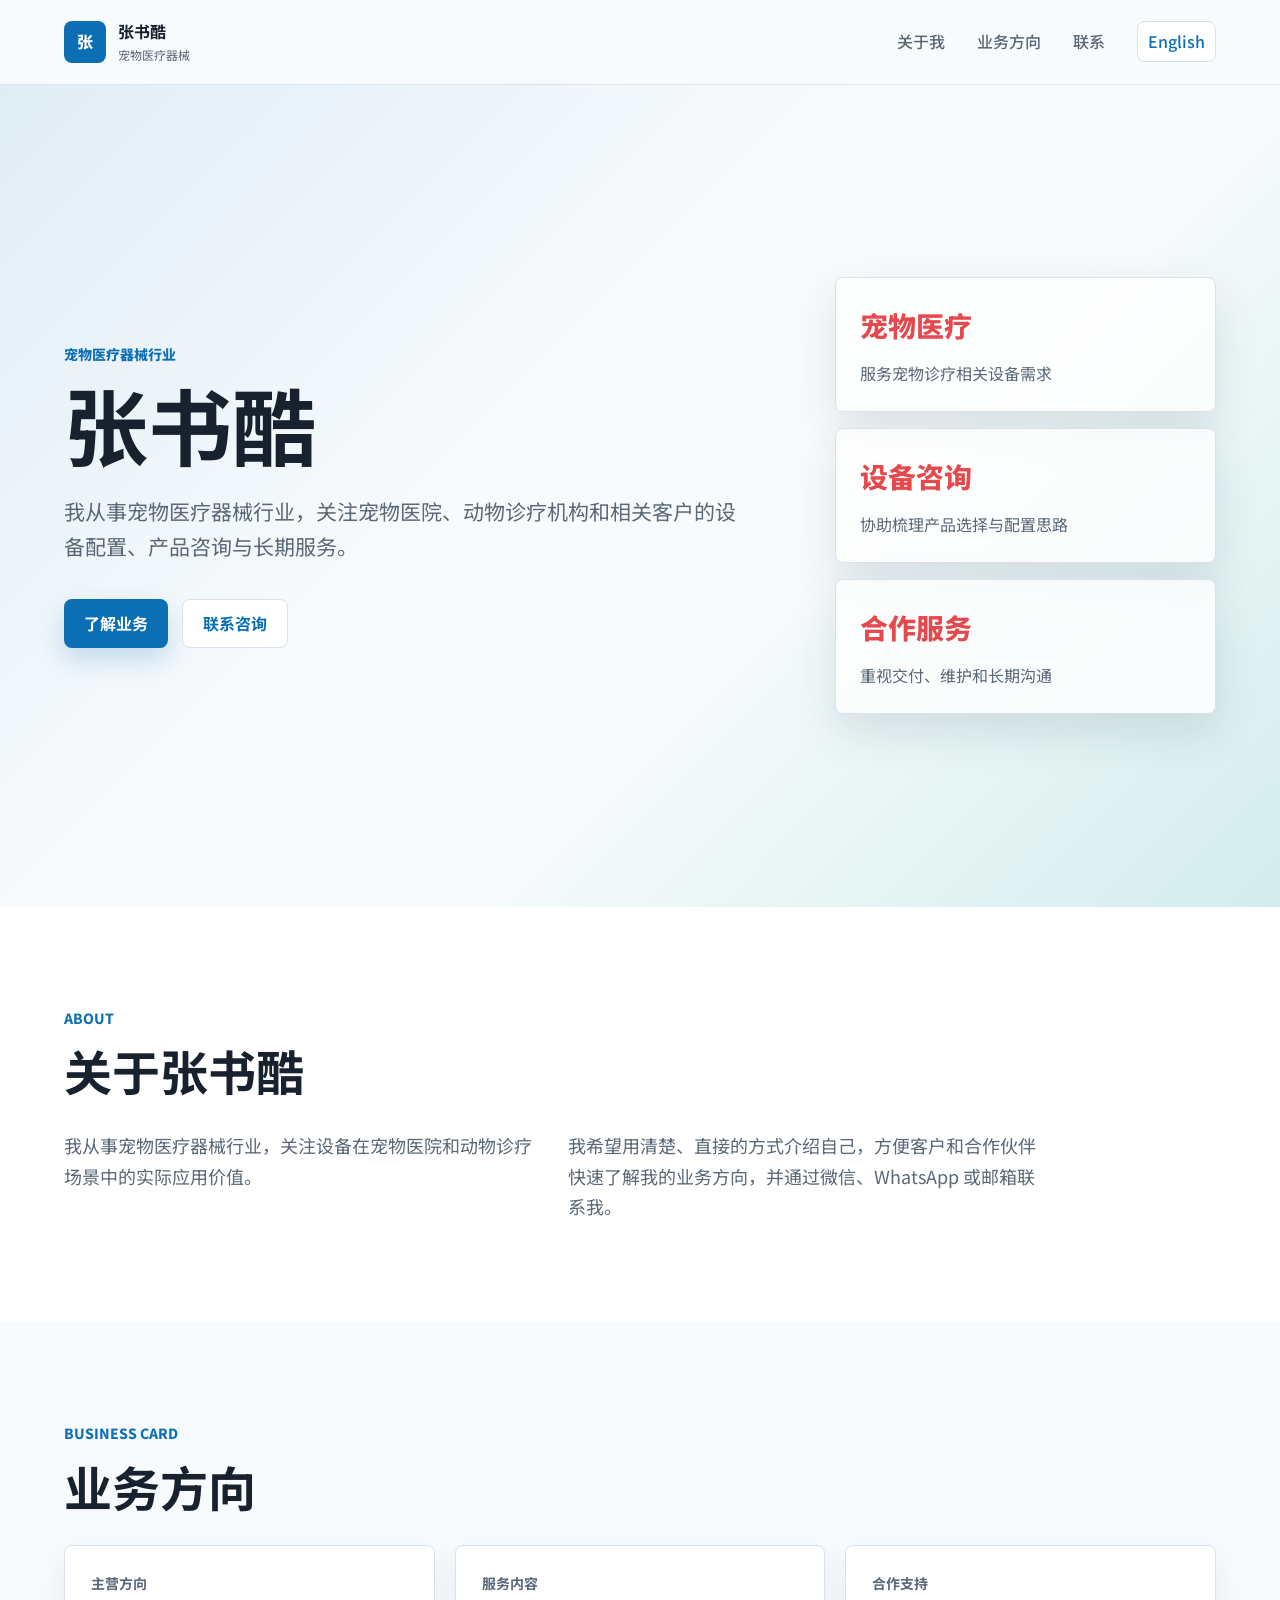
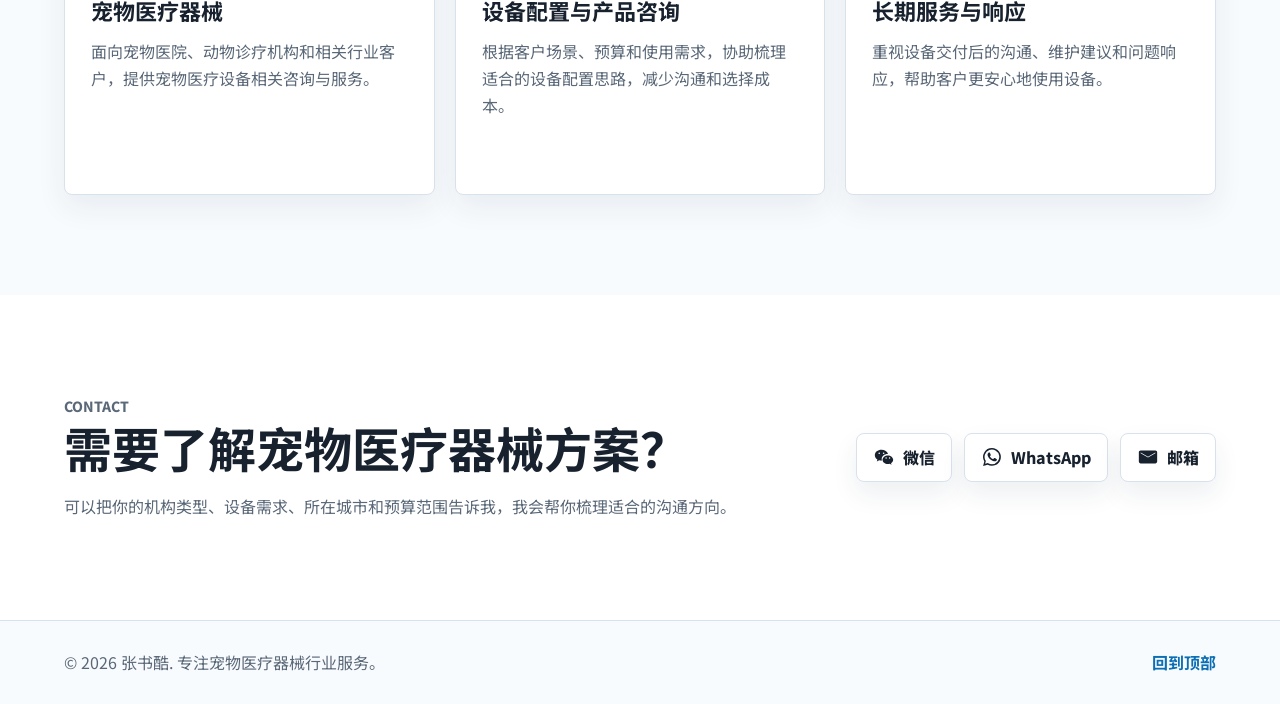
<file: index.html>
<!doctype html>
<html lang="zh-CN">
  <head>
    <meta charset="UTF-8" />
    <meta name="viewport" content="width=device-width, initial-scale=1.0" />
    <meta
      name="description"
      content="张书酷的个人名片，专注宠物医疗器械行业，提供产品咨询、设备配置和合作服务。"
    />
    <title>张书酷 | 宠物医疗器械名片</title>
    <link rel="preconnect" href="https://fonts.googleapis.com" />
    <link rel="preconnect" href="https://fonts.gstatic.com" crossorigin />
    <link
      href="https://fonts.googleapis.com/css2?family=Noto+Sans+SC:wght@400;500;700;800&display=swap"
      rel="stylesheet"
    />
    <link rel="stylesheet" href="styles.css" />
  </head>
  <body>
    <header class="site-header">
      <a class="brand" href="#top" aria-label="回到首页">
        <span class="brand-mark">张</span>
        <span>
          <strong>张书酷</strong>
          <small>宠物医疗器械</small>
        </span>
      </a>

      <button class="nav-toggle" type="button" aria-expanded="false" aria-controls="site-nav">
        <span></span>
        <span></span>
        <span></span>
      </button>

      <nav class="site-nav" id="site-nav">
        <a href="#about">关于我</a>
        <a href="#services">业务方向</a>
        <a href="#contact">联系</a>
        <a class="language-link" href="en.html">English</a>
      </nav>
    </header>

    <main id="top">
      <section class="hero">
        <div class="hero-content">
          <p class="eyebrow">宠物医疗器械行业</p>
          <h1>张书酷</h1>
          <p class="hero-copy">
            我从事宠物医疗器械行业，关注宠物医院、动物诊疗机构和相关客户的设备配置、产品咨询与长期服务。
          </p>
          <div class="hero-actions">
            <a class="button primary" href="#services">了解业务</a>
            <a class="button secondary" href="#contact">联系咨询</a>
          </div>
        </div>
        <div class="hero-panel" aria-label="个人名片重点">
          <div>
            <span class="metric">宠物医疗</span>
            <p>服务宠物诊疗相关设备需求</p>
          </div>
          <div>
            <span class="metric">设备咨询</span>
            <p>协助梳理产品选择与配置思路</p>
          </div>
          <div>
            <span class="metric">合作服务</span>
            <p>重视交付、维护和长期沟通</p>
          </div>
        </div>
      </section>

      <section class="section about-section" id="about">
        <div class="section-heading">
          <p class="eyebrow">About</p>
          <h2>关于张书酷</h2>
        </div>
        <div class="about-grid">
          <p>
            我从事宠物医疗器械行业，关注设备在宠物医院和动物诊疗场景中的实际应用价值。
          </p>
          <p>
            我希望用清楚、直接的方式介绍自己，方便客户和合作伙伴快速了解我的业务方向，并通过微信、WhatsApp 或邮箱联系我。
          </p>
        </div>
      </section>

      <section class="section" id="services">
        <div class="section-heading">
          <p class="eyebrow">Business Card</p>
          <h2>业务方向</h2>
        </div>
        <div class="article-list">
          <article class="article-card">
            <p class="article-meta">主营方向</p>
            <h3>宠物医疗器械</h3>
            <p>
              面向宠物医院、动物诊疗机构和相关行业客户，提供宠物医疗设备相关咨询与服务。
            </p>
          </article>

          <article class="article-card">
            <p class="article-meta">服务内容</p>
            <h3>设备配置与产品咨询</h3>
            <p>
              根据客户场景、预算和使用需求，协助梳理适合的设备配置思路，减少沟通和选择成本。
            </p>
          </article>

          <article class="article-card">
            <p class="article-meta">合作支持</p>
            <h3>长期服务与响应</h3>
            <p>
              重视设备交付后的沟通、维护建议和问题响应，帮助客户更安心地使用设备。
            </p>
          </article>
        </div>
      </section>

      <section class="section contact-section" id="contact">
        <div>
          <p class="eyebrow">Contact</p>
          <h2>需要了解宠物医疗器械方案？</h2>
          <p>
            可以把你的机构类型、设备需求、所在城市和预算范围告诉我，我会帮你梳理适合的沟通方向。
          </p>
        </div>
        <div class="contact-actions" aria-label="联系方式">
          <button class="icon-button" type="button" data-qr-open aria-label="点击查看微信二维码">
            <svg aria-hidden="true" viewBox="0 0 24 24">
              <path
                d="M9.2 4.1c-4 0-7.2 2.6-7.2 5.9 0 1.9 1.1 3.6 2.8 4.7l-.6 2.1 2.5-1.2c.8.2 1.6.3 2.5.3h.6c-.2-.6-.3-1.1-.3-1.7 0-3 2.9-5.4 6.5-5.4h.4c-.7-2.7-3.6-4.7-7.2-4.7Zm-2.4 4.7c-.5 0-.9-.4-.9-.9s.4-.9.9-.9.9.4.9.9-.4.9-.9.9Zm4.8 0c-.5 0-.9-.4-.9-.9s.4-.9.9-.9.9.4.9.9-.4.9-.9.9Zm4.6 1.5c-3.2 0-5.8 2.1-5.8 4.7s2.6 4.7 5.8 4.7c.7 0 1.4-.1 2-.3l2 1-.5-1.7c1.4-.9 2.3-2.2 2.3-3.7 0-2.6-2.6-4.7-5.8-4.7Zm-1.9 3.7c-.4 0-.8-.3-.8-.8s.3-.8.8-.8.8.3.8.8-.3.8-.8.8Zm3.8 0c-.4 0-.8-.3-.8-.8s.3-.8.8-.8.8.3.8.8-.3.8-.8.8Z"
              />
            </svg>
            <span>微信</span>
          </button>
          <a class="icon-button" href="https://wa.me/16465462948" aria-label="通过 WhatsApp 联系">
            <svg aria-hidden="true" viewBox="0 0 24 24">
              <path
                d="M12 2.2A9.7 9.7 0 0 0 3.6 16.8L2.3 21.7l5-1.3A9.7 9.7 0 1 0 12 2.2Zm0 17.7c-1.5 0-2.9-.4-4.2-1.2l-.3-.2-3 .8.8-2.9-.2-.3A8 8 0 1 1 12 19.9Zm4.5-6c-.2-.1-1.4-.7-1.6-.8-.2-.1-.4-.1-.6.1-.2.2-.6.8-.8 1-.1.2-.3.2-.5.1-.2-.1-1-.4-1.9-1.2-.7-.6-1.2-1.4-1.3-1.6-.1-.2 0-.4.1-.5l.4-.5c.1-.2.2-.3.3-.5.1-.2 0-.4 0-.5 0-.1-.6-1.4-.8-1.9-.2-.5-.4-.4-.6-.4h-.5c-.2 0-.5.1-.7.3-.2.2-.9.9-.9 2.1s.9 2.4 1 2.6c.1.2 1.8 2.8 4.4 3.9.6.3 1.1.4 1.5.5.6.2 1.2.1 1.6.1.5-.1 1.4-.6 1.6-1.1.2-.5.2-1 .1-1.1-.1-.2-.3-.3-.5-.4Z"
              />
            </svg>
            <span>WhatsApp</span>
          </a>
          <a class="icon-button" href="mailto:cloudsyunus@gmail.com" aria-label="发送邮件">
            <svg aria-hidden="true" viewBox="0 0 24 24">
              <path
                d="M4 5h16c1.1 0 2 .9 2 2v10c0 1.1-.9 2-2 2H4c-1.1 0-2-.9-2-2V7c0-1.1.9-2 2-2Zm8 7.6L20 8V7l-8 4.6L4 7v1l8 4.6Z"
              />
            </svg>
            <span>邮箱</span>
          </a>
        </div>
      </section>
    </main>

    <div class="qr-modal" data-qr-modal hidden>
      <div class="qr-dialog" role="dialog" aria-modal="true" aria-labelledby="qr-title">
        <button class="qr-close" type="button" data-qr-close aria-label="关闭二维码">×</button>
        <p class="eyebrow">WeChat</p>
        <h2 id="qr-title">添加张书酷微信</h2>
        <img class="qr-image" src="wechat-qr.jpg" alt="张书酷微信二维码" />
        <p>扫码添加微信，也可以通过 WhatsApp 或邮箱联系我。</p>
      </div>
    </div>

    <footer class="site-footer">
      <p>© <span id="year"></span> 张书酷. 专注宠物医疗器械行业服务。</p>
      <a href="#top">回到顶部</a>
    </footer>

    <script src="script.js"></script>
  </body>
</html>
</file>
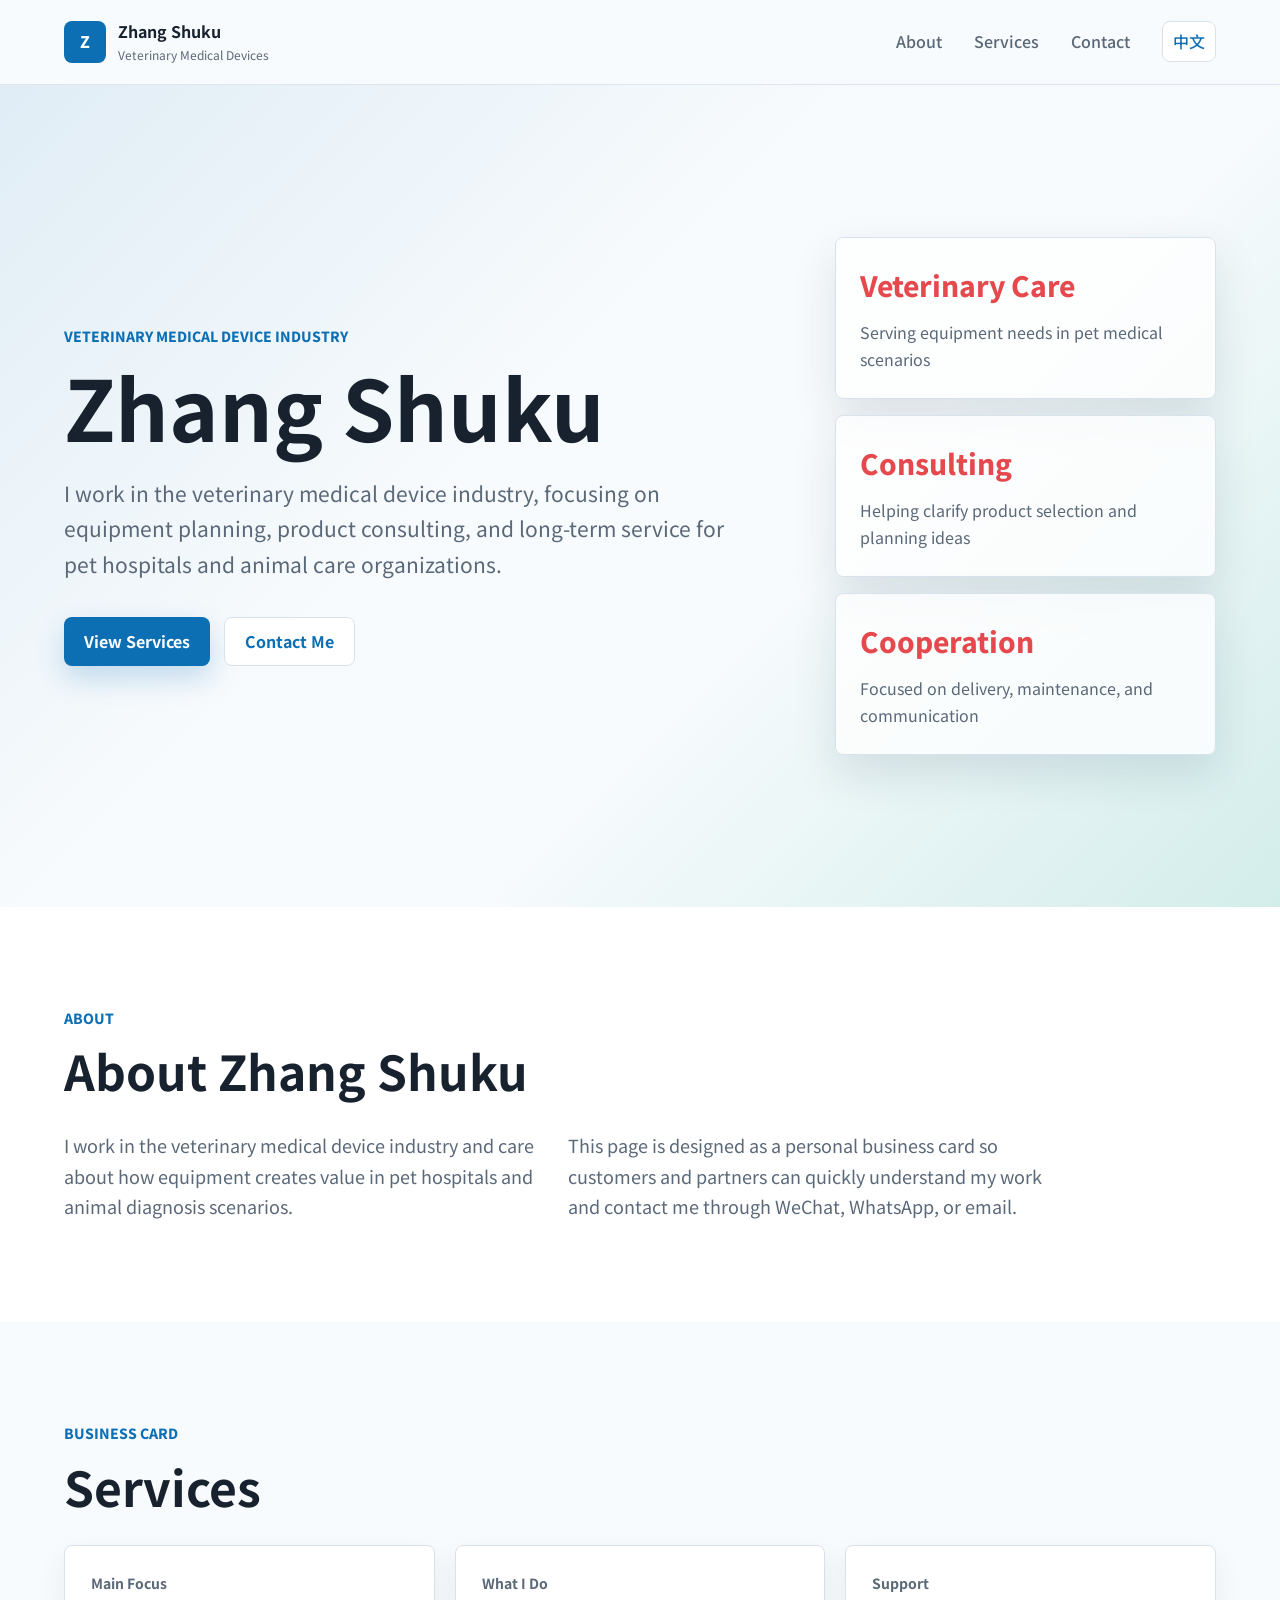
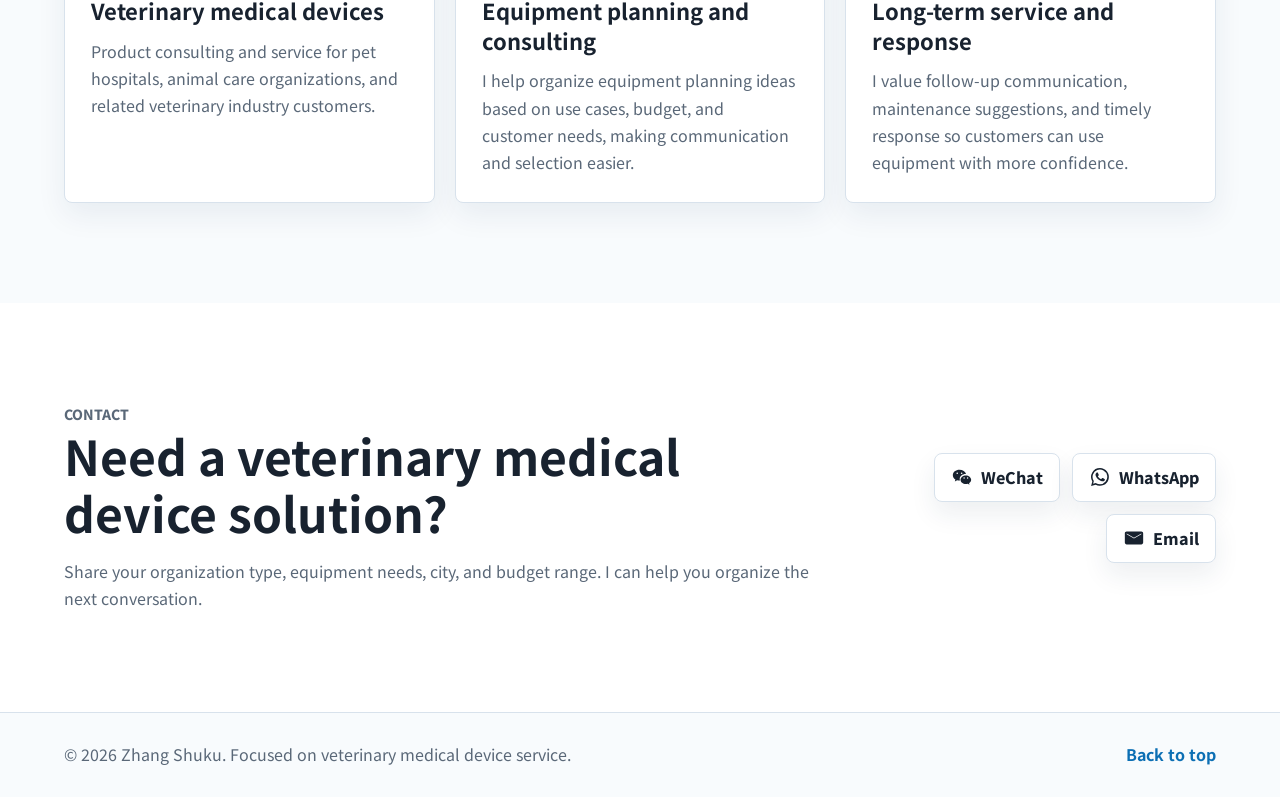
<file: en.html>
<!doctype html>
<html lang="en">
  <head>
    <meta charset="UTF-8" />
    <meta name="viewport" content="width=device-width, initial-scale=1.0" />
    <meta
      name="description"
      content="The personal card of Zhang Shuku, focused on veterinary medical devices, product consulting, equipment planning, and cooperation service."
    />
    <title>Zhang Shuku | Veterinary Medical Device Card</title>
    <link rel="preconnect" href="https://fonts.googleapis.com" />
    <link rel="preconnect" href="https://fonts.gstatic.com" crossorigin />
    <link
      href="https://fonts.googleapis.com/css2?family=Noto+Sans+SC:wght@400;500;700;800&display=swap"
      rel="stylesheet"
    />
    <link rel="stylesheet" href="styles.css" />
  </head>
  <body>
    <header class="site-header">
      <a class="brand" href="#top" aria-label="Back to home">
        <span class="brand-mark">Z</span>
        <span>
          <strong>Zhang Shuku</strong>
          <small>Veterinary Medical Devices</small>
        </span>
      </a>

      <button class="nav-toggle" type="button" aria-expanded="false" aria-controls="site-nav">
        <span></span>
        <span></span>
        <span></span>
      </button>

      <nav class="site-nav" id="site-nav">
        <a href="#about">About</a>
        <a href="#services">Services</a>
        <a href="#contact">Contact</a>
        <a class="language-link" href="index.html">中文</a>
      </nav>
    </header>

    <main id="top">
      <section class="hero">
        <div class="hero-content">
          <p class="eyebrow">Veterinary Medical Device Industry</p>
          <h1>Zhang Shuku</h1>
          <p class="hero-copy">
            I work in the veterinary medical device industry, focusing on equipment planning, product consulting, and long-term service for pet hospitals and animal care organizations.
          </p>
          <div class="hero-actions">
            <a class="button primary" href="#services">View Services</a>
            <a class="button secondary" href="#contact">Contact Me</a>
          </div>
        </div>
        <div class="hero-panel" aria-label="Personal card highlights">
          <div>
            <span class="metric">Veterinary Care</span>
            <p>Serving equipment needs in pet medical scenarios</p>
          </div>
          <div>
            <span class="metric">Consulting</span>
            <p>Helping clarify product selection and planning ideas</p>
          </div>
          <div>
            <span class="metric">Cooperation</span>
            <p>Focused on delivery, maintenance, and communication</p>
          </div>
        </div>
      </section>

      <section class="section about-section" id="about">
        <div class="section-heading">
          <p class="eyebrow">About</p>
          <h2>About Zhang Shuku</h2>
        </div>
        <div class="about-grid">
          <p>
            I work in the veterinary medical device industry and care about how equipment creates value in pet hospitals and animal diagnosis scenarios.
          </p>
          <p>
            This page is designed as a personal business card so customers and partners can quickly understand my work and contact me through WeChat, WhatsApp, or email.
          </p>
        </div>
      </section>

      <section class="section" id="services">
        <div class="section-heading">
          <p class="eyebrow">Business Card</p>
          <h2>Services</h2>
        </div>
        <div class="article-list">
          <article class="article-card">
            <p class="article-meta">Main Focus</p>
            <h3>Veterinary medical devices</h3>
            <p>
              Product consulting and service for pet hospitals, animal care organizations, and related veterinary industry customers.
            </p>
          </article>

          <article class="article-card">
            <p class="article-meta">What I Do</p>
            <h3>Equipment planning and consulting</h3>
            <p>
              I help organize equipment planning ideas based on use cases, budget, and customer needs, making communication and selection easier.
            </p>
          </article>

          <article class="article-card">
            <p class="article-meta">Support</p>
            <h3>Long-term service and response</h3>
            <p>
              I value follow-up communication, maintenance suggestions, and timely response so customers can use equipment with more confidence.
            </p>
          </article>
        </div>
      </section>

      <section class="section contact-section" id="contact">
        <div>
          <p class="eyebrow">Contact</p>
          <h2>Need a veterinary medical device solution?</h2>
          <p>
            Share your organization type, equipment needs, city, and budget range. I can help you organize the next conversation.
          </p>
        </div>
        <div class="contact-actions" aria-label="Contact methods">
          <button class="icon-button" type="button" data-qr-open aria-label="View WeChat QR code">
            <svg aria-hidden="true" viewBox="0 0 24 24">
              <path
                d="M9.2 4.1c-4 0-7.2 2.6-7.2 5.9 0 1.9 1.1 3.6 2.8 4.7l-.6 2.1 2.5-1.2c.8.2 1.6.3 2.5.3h.6c-.2-.6-.3-1.1-.3-1.7 0-3 2.9-5.4 6.5-5.4h.4c-.7-2.7-3.6-4.7-7.2-4.7Zm-2.4 4.7c-.5 0-.9-.4-.9-.9s.4-.9.9-.9.9.4.9.9-.4.9-.9.9Zm4.8 0c-.5 0-.9-.4-.9-.9s.4-.9.9-.9.9.4.9.9-.4.9-.9.9Zm4.6 1.5c-3.2 0-5.8 2.1-5.8 4.7s2.6 4.7 5.8 4.7c.7 0 1.4-.1 2-.3l2 1-.5-1.7c1.4-.9 2.3-2.2 2.3-3.7 0-2.6-2.6-4.7-5.8-4.7Zm-1.9 3.7c-.4 0-.8-.3-.8-.8s.3-.8.8-.8.8.3.8.8-.3.8-.8.8Zm3.8 0c-.4 0-.8-.3-.8-.8s.3-.8.8-.8.8.3.8.8-.3.8-.8.8Z"
              />
            </svg>
            <span>WeChat</span>
          </button>
          <a class="icon-button" href="https://wa.me/16465462948" aria-label="Contact on WhatsApp">
            <svg aria-hidden="true" viewBox="0 0 24 24">
              <path
                d="M12 2.2A9.7 9.7 0 0 0 3.6 16.8L2.3 21.7l5-1.3A9.7 9.7 0 1 0 12 2.2Zm0 17.7c-1.5 0-2.9-.4-4.2-1.2l-.3-.2-3 .8.8-2.9-.2-.3A8 8 0 1 1 12 19.9Zm4.5-6c-.2-.1-1.4-.7-1.6-.8-.2-.1-.4-.1-.6.1-.2.2-.6.8-.8 1-.1.2-.3.2-.5.1-.2-.1-1-.4-1.9-1.2-.7-.6-1.2-1.4-1.3-1.6-.1-.2 0-.4.1-.5l.4-.5c.1-.2.2-.3.3-.5.1-.2 0-.4 0-.5 0-.1-.6-1.4-.8-1.9-.2-.5-.4-.4-.6-.4h-.5c-.2 0-.5.1-.7.3-.2.2-.9.9-.9 2.1s.9 2.4 1 2.6c.1.2 1.8 2.8 4.4 3.9.6.3 1.1.4 1.5.5.6.2 1.2.1 1.6.1.5-.1 1.4-.6 1.6-1.1.2-.5.2-1 .1-1.1-.1-.2-.3-.3-.5-.4Z"
              />
            </svg>
            <span>WhatsApp</span>
          </a>
          <a class="icon-button" href="mailto:cloudsyunus@gmail.com" aria-label="Send email">
            <svg aria-hidden="true" viewBox="0 0 24 24">
              <path
                d="M4 5h16c1.1 0 2 .9 2 2v10c0 1.1-.9 2-2 2H4c-1.1 0-2-.9-2-2V7c0-1.1.9-2 2-2Zm8 7.6L20 8V7l-8 4.6L4 7v1l8 4.6Z"
              />
            </svg>
            <span>Email</span>
          </a>
        </div>
      </section>
    </main>

    <div class="qr-modal" data-qr-modal hidden>
      <div class="qr-dialog" role="dialog" aria-modal="true" aria-labelledby="qr-title">
        <button class="qr-close" type="button" data-qr-close aria-label="Close QR code">×</button>
        <p class="eyebrow">WeChat</p>
        <h2 id="qr-title">Add Zhang Shuku on WeChat</h2>
        <img class="qr-image" src="wechat-qr.jpg" alt="Zhang Shuku WeChat QR code" />
        <p>Scan to add me on WeChat, or contact me through WhatsApp or email.</p>
      </div>
    </div>

    <footer class="site-footer">
      <p>© <span id="year"></span> Zhang Shuku. Focused on veterinary medical device service.</p>
      <a href="#top">Back to top</a>
    </footer>

    <script src="script.js"></script>
  </body>
</html>
</file>
<file: styles.css>
:root {
  --ink: #18222f;
  --muted: #5a6878;
  --line: #d8e2ec;
  --paper: #f8fbfd;
  --white: #ffffff;
  --blue: #0c6fb4;
  --blue-dark: #084d7e;
  --teal: #11a38c;
  --red: #e5484d;
  --shadow: 0 18px 45px rgba(20, 48, 78, 0.12);
}

* {
  box-sizing: border-box;
}

html {
  scroll-behavior: smooth;
}

body {
  margin: 0;
  font-family: "Noto Sans SC", "Microsoft YaHei", Arial, sans-serif;
  color: var(--ink);
  background: var(--paper);
  line-height: 1.7;
}

a {
  color: inherit;
  text-decoration: none;
}

.site-header {
  position: sticky;
  top: 0;
  z-index: 10;
  display: flex;
  align-items: center;
  justify-content: space-between;
  gap: 24px;
  padding: 18px clamp(20px, 5vw, 72px);
  background: rgba(248, 251, 253, 0.92);
  border-bottom: 1px solid rgba(216, 226, 236, 0.8);
  backdrop-filter: blur(16px);
}

.brand {
  display: inline-flex;
  align-items: center;
  gap: 12px;
  min-width: 180px;
}

.brand-mark {
  display: grid;
  width: 42px;
  height: 42px;
  place-items: center;
  border-radius: 8px;
  color: var(--white);
  background: var(--blue);
  font-weight: 800;
}

.brand strong,
.brand small {
  display: block;
}

.brand small {
  color: var(--muted);
  font-size: 12px;
}

.site-nav {
  display: flex;
  align-items: center;
  gap: clamp(16px, 3vw, 32px);
  color: var(--muted);
  font-weight: 500;
}

.site-nav a:hover {
  color: var(--blue);
}

.language-link {
  padding: 6px 10px;
  border: 1px solid var(--line);
  border-radius: 8px;
  background: var(--white);
  color: var(--blue);
}

.nav-toggle {
  display: none;
  width: 42px;
  height: 42px;
  border: 1px solid var(--line);
  border-radius: 8px;
  background: var(--white);
}

.nav-toggle span {
  display: block;
  width: 18px;
  height: 2px;
  margin: 4px auto;
  background: var(--ink);
}

.hero {
  display: grid;
  grid-template-columns: minmax(0, 1.3fr) minmax(300px, 0.7fr);
  gap: clamp(28px, 5vw, 72px);
  align-items: center;
  min-height: calc(100vh - 78px);
  padding: clamp(48px, 8vw, 96px) clamp(20px, 5vw, 72px);
  background:
    linear-gradient(135deg, rgba(12, 111, 180, 0.1), transparent 42%),
    linear-gradient(315deg, rgba(17, 163, 140, 0.16), transparent 40%),
    var(--paper);
}

.hero-content {
  max-width: 820px;
}

.eyebrow {
  margin: 0 0 12px;
  color: var(--blue);
  font-size: 14px;
  font-weight: 800;
  letter-spacing: 0;
  text-transform: uppercase;
}

h1,
h2,
h3,
p {
  margin-top: 0;
}

h1 {
  max-width: 760px;
  margin-bottom: 24px;
  font-size: clamp(42px, 7vw, 84px);
  line-height: 1.08;
  letter-spacing: 0;
}

h2 {
  margin-bottom: 16px;
  font-size: clamp(28px, 4vw, 48px);
  line-height: 1.2;
}

h3 {
  margin-bottom: 12px;
  font-size: 22px;
  line-height: 1.35;
}

.hero-copy {
  max-width: 690px;
  color: var(--muted);
  font-size: clamp(17px, 2vw, 21px);
}

.hero-actions {
  display: flex;
  flex-wrap: wrap;
  gap: 14px;
  margin-top: 34px;
}

.button {
  display: inline-flex;
  align-items: center;
  justify-content: center;
  min-height: 46px;
  padding: 10px 20px;
  border-radius: 8px;
  font-weight: 700;
  transition:
    transform 0.2s ease,
    box-shadow 0.2s ease,
    background 0.2s ease;
}

.button:hover {
  transform: translateY(-2px);
}

.button.primary {
  color: var(--white);
  background: var(--blue);
  box-shadow: 0 12px 28px rgba(12, 111, 180, 0.22);
}

.button.primary:hover {
  background: var(--blue-dark);
}

.button.secondary {
  color: var(--blue);
  background: var(--white);
  border: 1px solid var(--line);
}

.hero-panel {
  display: grid;
  gap: 16px;
}

.hero-panel > div {
  padding: 24px;
  border: 1px solid var(--line);
  border-radius: 8px;
  background: rgba(255, 255, 255, 0.78);
  box-shadow: var(--shadow);
}

.metric {
  display: block;
  margin-bottom: 10px;
  color: var(--red);
  font-size: 28px;
  font-weight: 800;
}

.hero-panel p,
.article-card p,
.contact-section p,
.about-grid p {
  margin-bottom: 0;
  color: var(--muted);
}

.section {
  padding: clamp(54px, 8vw, 100px) clamp(20px, 5vw, 72px);
}

.section-heading {
  max-width: 760px;
  margin-bottom: 30px;
}

.about-section {
  background: var(--white);
}

.about-grid {
  display: grid;
  grid-template-columns: repeat(2, minmax(0, 1fr));
  gap: 28px;
  max-width: 980px;
  font-size: 18px;
}

.article-list {
  display: grid;
  grid-template-columns: repeat(3, minmax(0, 1fr));
  gap: 20px;
}

.article-card {
  display: flex;
  min-height: 250px;
  flex-direction: column;
  padding: 26px;
  border: 1px solid var(--line);
  border-radius: 8px;
  background: var(--white);
  box-shadow: 0 12px 30px rgba(20, 48, 78, 0.07);
}

.article-meta {
  color: var(--teal);
  font-size: 14px;
  font-weight: 700;
}

.contact-section {
  display: flex;
  align-items: center;
  justify-content: space-between;
  gap: 28px;
  background: var(--white);
}

.contact-section > div {
  max-width: 760px;
}

.contact-actions {
  display: flex;
  flex-wrap: wrap;
  justify-content: flex-end;
  gap: 12px;
}

.icon-button {
  display: inline-flex;
  align-items: center;
  justify-content: center;
  gap: 8px;
  min-height: 46px;
  padding: 10px 16px;
  border: 1px solid var(--line);
  border-radius: 8px;
  color: var(--ink);
  background: var(--white);
  font: inherit;
  font-weight: 800;
  cursor: pointer;
  box-shadow: 0 12px 26px rgba(20, 48, 78, 0.08);
  transition:
    transform 0.2s ease,
    border-color 0.2s ease,
    color 0.2s ease;
}

.icon-button:hover {
  color: var(--blue);
  border-color: rgba(12, 111, 180, 0.35);
  transform: translateY(-2px);
}

.icon-button svg {
  width: 22px;
  height: 22px;
  fill: currentColor;
}

.qr-modal {
  position: fixed;
  inset: 0;
  z-index: 20;
  display: grid;
  place-items: center;
  padding: 20px;
  background: rgba(24, 34, 47, 0.58);
}

.qr-modal[hidden] {
  display: none;
}

.qr-dialog {
  position: relative;
  width: min(420px, 100%);
  padding: 30px;
  border-radius: 8px;
  background: var(--white);
  box-shadow: var(--shadow);
}

.qr-dialog h2 {
  margin-bottom: 18px;
  font-size: 30px;
}

.qr-dialog p:last-child {
  margin-bottom: 0;
  color: var(--muted);
}

.qr-close {
  position: absolute;
  top: 14px;
  right: 14px;
  display: grid;
  width: 36px;
  height: 36px;
  place-items: center;
  border: 1px solid var(--line);
  border-radius: 8px;
  background: var(--white);
  color: var(--ink);
  font-size: 24px;
  line-height: 1;
  cursor: pointer;
}

.qr-image,
.qr-placeholder {
  width: min(260px, 100%);
  aspect-ratio: 1;
  margin: 0 auto 18px;
  border-radius: 8px;
}

.qr-image {
  display: block;
  object-fit: contain;
  background: var(--white);
}

.qr-placeholder {
  display: grid;
  place-items: center;
  border: 1px dashed rgba(12, 111, 180, 0.55);
  color: var(--blue);
  background: rgba(12, 111, 180, 0.06);
  font-weight: 800;
}

.site-footer {
  display: flex;
  justify-content: space-between;
  gap: 20px;
  padding: 28px clamp(20px, 5vw, 72px);
  color: var(--muted);
  border-top: 1px solid var(--line);
}

.site-footer p {
  margin: 0;
}

.site-footer a {
  color: var(--blue);
  font-weight: 700;
}

@media (max-width: 900px) {
  .nav-toggle {
    display: block;
  }

  .site-nav {
    position: absolute;
    top: 78px;
    right: 20px;
    left: 20px;
    display: none;
    flex-direction: column;
    align-items: stretch;
    padding: 16px;
    border: 1px solid var(--line);
    border-radius: 8px;
    background: var(--white);
    box-shadow: var(--shadow);
  }

  .site-nav.is-open {
    display: flex;
  }

  .site-nav a {
    padding: 10px 6px;
  }

  .hero,
  .about-grid,
  .article-list {
    grid-template-columns: 1fr;
  }

  .hero {
    min-height: auto;
  }

  .contact-section,
  .site-footer {
    align-items: flex-start;
    flex-direction: column;
  }

  .contact-actions {
    justify-content: flex-start;
  }
}

@media (max-width: 560px) {
  .site-header {
    padding: 14px 18px;
  }

  .brand {
    min-width: 0;
  }

  h1 {
    font-size: 40px;
  }

  .hero-actions,
  .button,
  .contact-actions,
  .icon-button {
    width: 100%;
  }

  .article-card {
    min-height: 0;
  }
}
</file>
